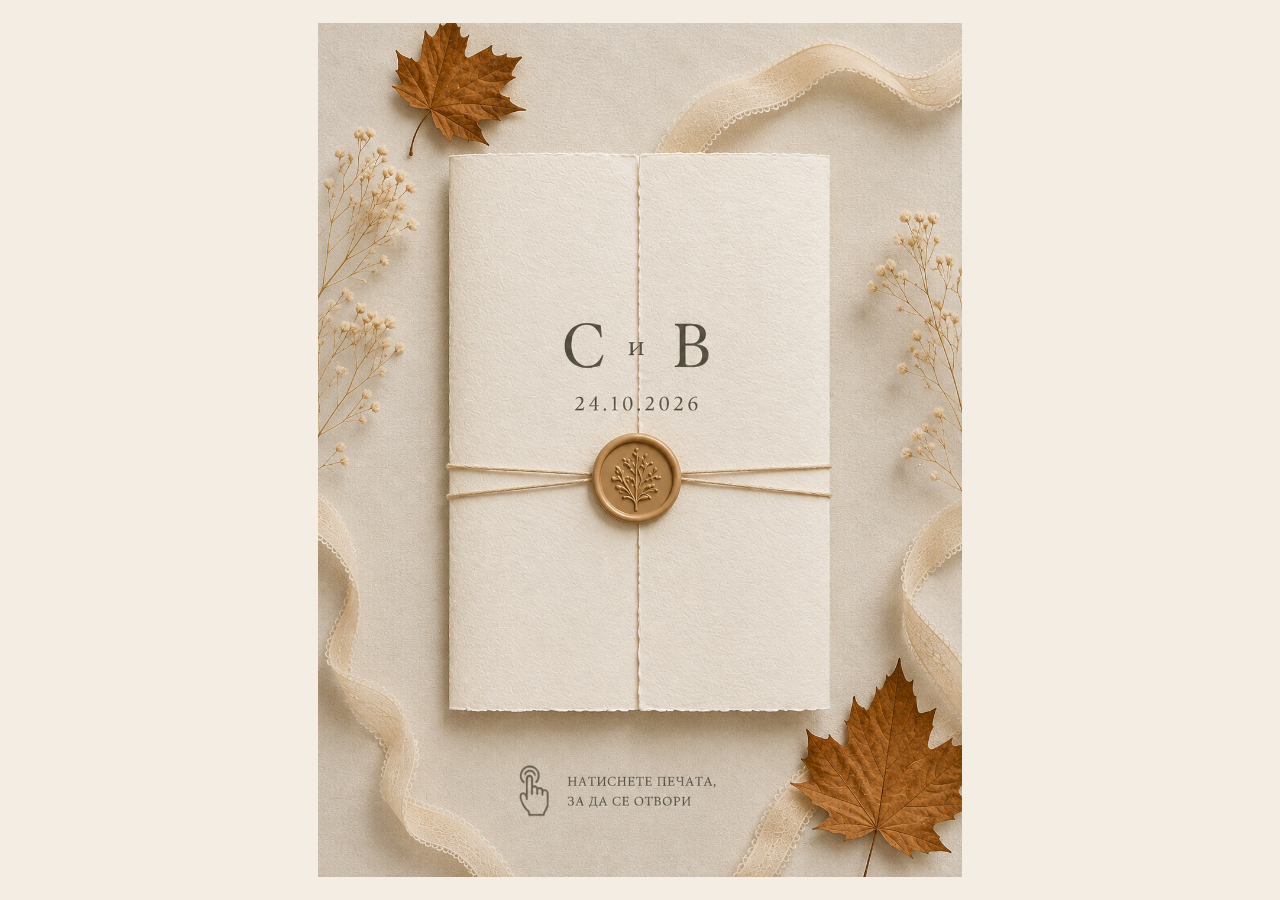
<file: index.html>
<!DOCTYPE html>
<html lang="bg">
<head>
    <meta charset="UTF-8">
    <meta name="viewport" content="width=device-width, initial-scale=1.0">

    <title>Сватбена покана</title>

    <link rel="stylesheet" href="style.css">
</head>

<body>

    <div id="cover-page" class="page active">
        <img src="images/cover.png" alt="Покана">
    </div>

    <div id="inside-page" class="page">
        <button id="back-button">← Назад</button>

        <img src="images/inside.png" alt="Вътрешна страница">
    </div>

    <script src="script.js"></script>

</body>
</html>
</file>
<file: style.css>
* {
    margin: 0;
    padding: 0;
    box-sizing: border-box;
}

body {
    min-height: 100vh;

    display: flex;
    justify-content: center;
    align-items: center;

    background: #f3ede3;

    padding: 10px;
}

.page {
    display: none;
    text-align: center;
}

.page.active {
    display: block;
}

img {
    display: block;

    max-width: 100%;
    max-height: 95vh;

    width: auto;
    height: auto;

    object-fit: contain;

    margin: auto;
}

#cover-page img {
    cursor: pointer;
}

#back-button {
    margin-bottom: 15px;

    padding: 10px 20px;

    border: none;

    border-radius: 8px;

    cursor: pointer;

    font-size: 16px;
}
</file>
